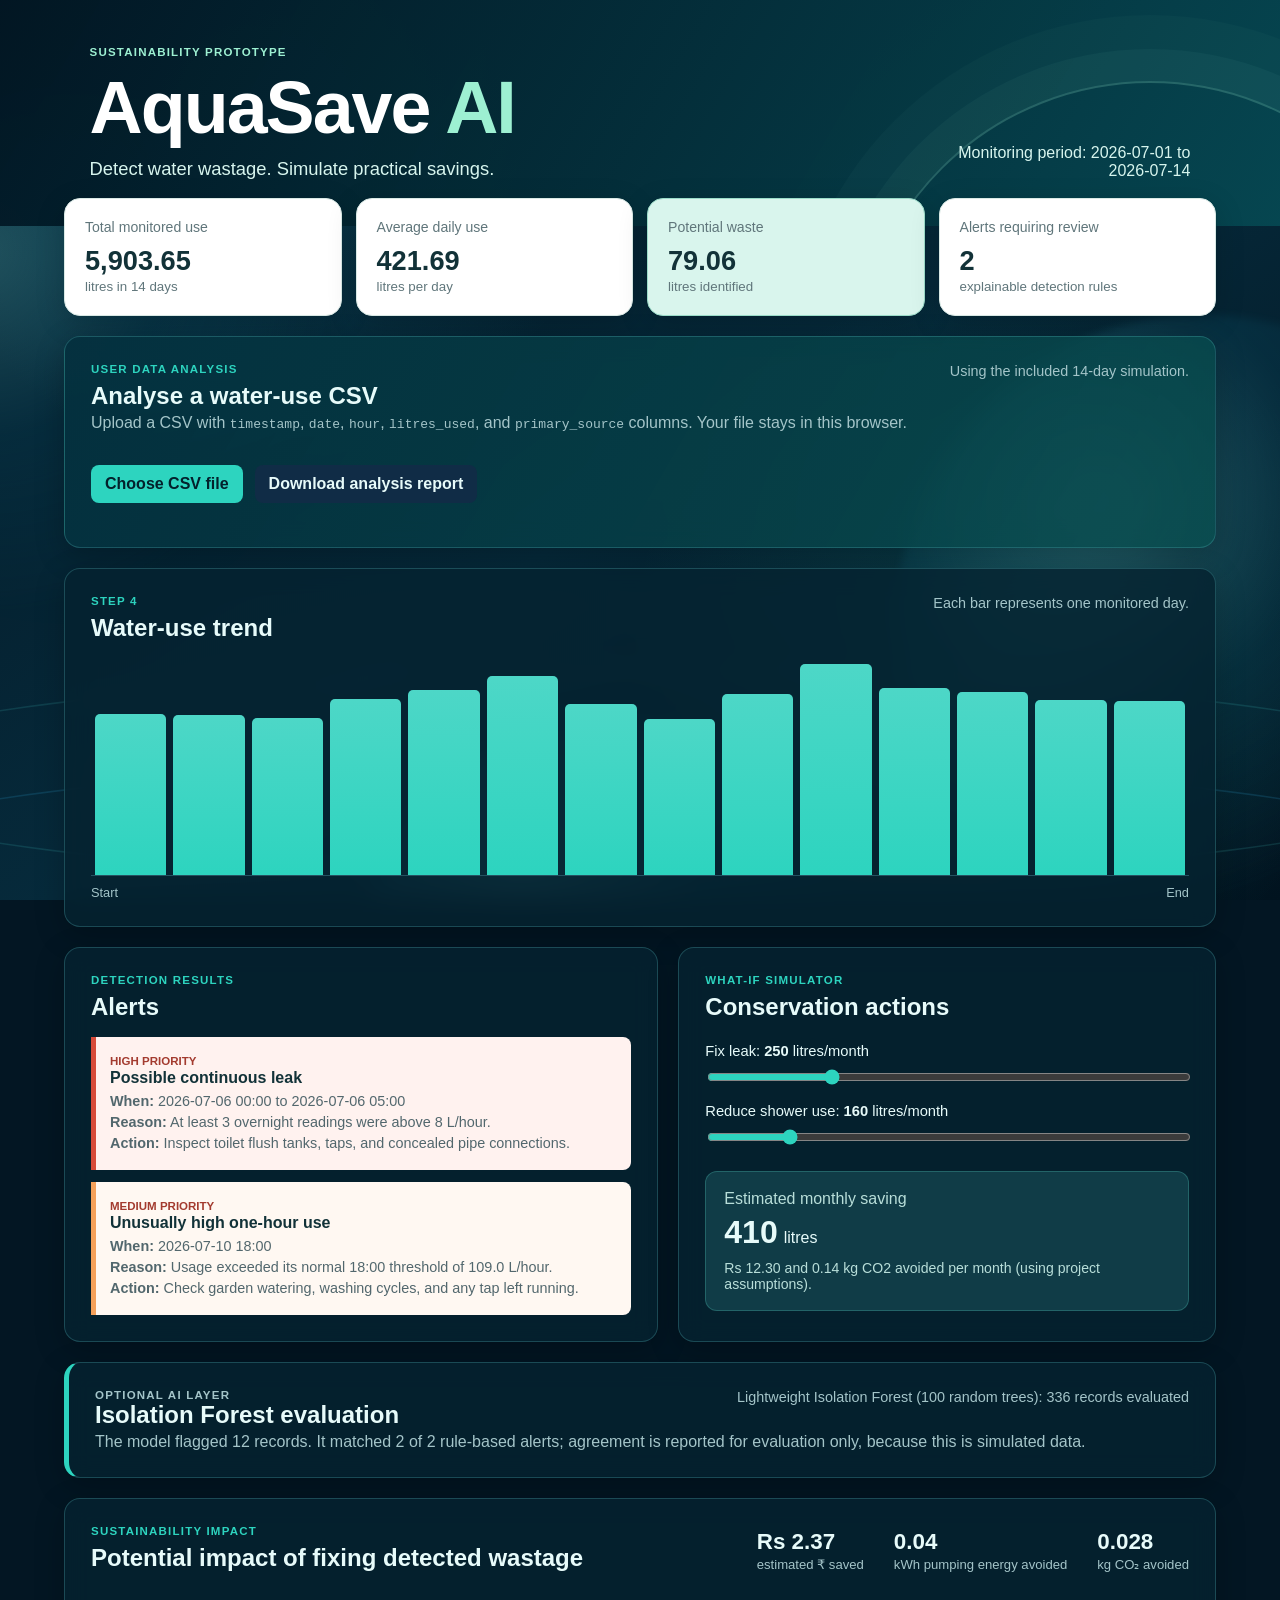
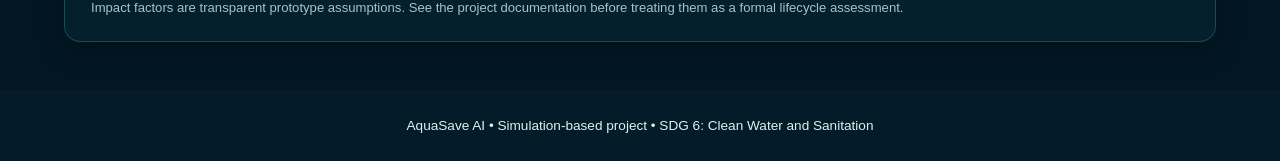
<file: index.html>
<!doctype html>
<html lang="en">
  <head>
    <meta charset="utf-8" />
    <meta name="viewport" content="width=device-width, initial-scale=1" />
    <!-- <link rel="icon" href="https://cdn.pixabay.com/photo/2024/08/14/16/04/ai-generated-8968977_1280.jpg">  -->
     <link rel="icon" href="https://img.freepik.com/premium-psd/single-water-drop-black_68880-213054.jpg">
    <!--Favicon: to display title icon in the title of the webpage-->
    <title>AquaSave AI | Water Wastage Detector</title>
    <meta name="description" content="A lightweight water-wastage detection and conservation simulator." />
    <link rel="stylesheet" href="styles.css" />
  </head>
  <body>
    <div class="water-background" aria-hidden="true">
      <span class="water-orb orb-one"></span>
      <span class="water-orb orb-two"></span>
      <span class="water-orb orb-three"></span>
      <span class="wave wave-one"></span>
      <span class="wave wave-two"></span>
      <span class="ripple-ring ring-one"></span>
      <span class="ripple-ring ring-two"></span>
      <span class="ripple-ring ring-three"></span>
    </div>
    <header class="hero">
      <div>
        <p class="eyebrow">SUSTAINABILITY PROTOTYPE</p>
        <h1>AquaSave <span>AI</span></h1>
        <p class="tagline">Detect water wastage. Simulate practical savings.</p>
      </div>
      <p class="monitoring" id="monitoring-period"></p>
    </header>

    <main>
      <section class="metrics" aria-label="Monitoring summary">
        <article><p>Total monitored use</p><strong id="total-use">—</strong><small>litres in 14 days</small></article>
        <article><p>Average daily use</p><strong id="daily-use">—</strong><small>litres per day</small></article>
        <article class="highlight"><p>Potential waste</p><strong id="potential-waste">—</strong><small>litres identified</small></article>
        <article><p>Alerts requiring review</p><strong id="alert-count">—</strong><small>explainable detection rules</small></article>
      </section>

      <section class="panel upload-panel">
        <div class="section-heading"><div><p class="eyebrow">USER DATA ANALYSIS</p><h2>Analyse a water-use CSV</h2></div><p id="upload-status">Using the included 14-day simulation.</p></div>
        <p class="upload-help">Upload a CSV with <code>timestamp</code>, <code>date</code>, <code>hour</code>, <code>litres_used</code>, and <code>primary_source</code> columns. Your file stays in this browser.</p>
        <div class="upload-actions"><label class="file-label" for="csv-upload">Choose CSV file</label><input id="csv-upload" type="file" accept=".csv,text/csv" /><button id="download-report" type="button">Download analysis report</button></div>
      </section>

      <section class="panel">
        <div class="section-heading"><div><p class="eyebrow">STEP 4</p><h2>Water-use trend</h2></div><p>Each bar represents one monitored day.</p></div>
        <div class="bar-chart" id="daily-chart" aria-label="Daily water-use chart"></div>
        <div class="chart-axis"><span>Start</span><span>End</span></div>
      </section>

      <section class="two-columns">
        <article class="panel">
          <div class="section-heading"><div><p class="eyebrow">DETECTION RESULTS</p><h2>Alerts</h2></div></div>
          <div id="alerts"></div>
        </article>
        <article class="panel simulator">
          <div class="section-heading"><div><p class="eyebrow">WHAT-IF SIMULATOR</p><h2>Conservation actions</h2></div></div>
          <label>Fix leak: <strong id="leak-value">0</strong> litres/month
            <input id="leak-slider" type="range" min="0" max="1000" value="250" step="10" />
          </label>
          <label>Reduce shower use: <strong id="shower-value">0</strong> litres/month
            <input id="shower-slider" type="range" min="0" max="1000" value="160" step="10" />
          </label>
          <div class="simulation-result">
            <p>Estimated monthly saving</p><strong id="simulation-litres">—</strong><span>litres</span>
            <p id="simulation-impact"></p>
          </div>
        </article>
      </section>

      <section class="panel ai-panel" id="ai-panel">
        <div class="section-heading"><div><p class="eyebrow">OPTIONAL AI LAYER</p><h2>Isolation Forest evaluation</h2></div><p id="ai-status">Loading model comparison...</p></div>
        <p id="ai-summary"></p>
      </section>

      <section class="panel impact">
        <div><p class="eyebrow">SUSTAINABILITY IMPACT</p><h2>Potential impact of fixing detected wastage</h2></div>
        <div class="impact-grid"><p><strong id="cost-impact">—</strong><span>estimated ₹ saved</span></p><p><strong id="energy-impact">—</strong><span>kWh pumping energy avoided</span></p><p><strong id="co2-impact">—</strong><span>kg CO₂ avoided</span></p></div>
        <small>Impact factors are transparent prototype assumptions. See the project documentation before treating them as a formal lifecycle assessment.</small>
      </section>
    </main>
    <footer>AquaSave AI • Simulation-based project • SDG 6: Clean Water and Sanitation</footer>
    <script src="dashboard_data.js"></script>
    <script src="ai_analysis_data.js"></script>
    <script src="app.js"></script>
  </body>
</html>
</file>
<file: styles.css>
:root { --ink:#e7fbfa; --muted:#a4c5c9; --aqua:#2dd4bf; --navy:#041b2a; --mint:#123f4a; --paper:#031623; --line:#255261; --orange:#f5a15a; }
* { box-sizing:border-box; }
body { margin:0; color:var(--ink); font-family:Arial, sans-serif; background:#031623; overflow-x:hidden; }
.water-background { position:fixed; inset:0; z-index:-1; overflow:hidden; pointer-events:none; background:radial-gradient(circle at 20% 12%,rgba(31,154,183,.26),transparent 28%),radial-gradient(circle at 78% 72%,rgba(45,212,191,.15),transparent 31%),linear-gradient(145deg,#031623 0%,#062a3b 52%,#02131f 100%); }
.water-orb { position:absolute; display:block; width:42vw; aspect-ratio:1; border-radius:50%; filter:blur(4px); opacity:.38; background:radial-gradient(circle at 34% 30%,rgba(123,241,243,.62),rgba(20,146,178,.28) 36%,rgba(13,148,136,.01) 70%); animation:drift 18s ease-in-out infinite alternate; }
.orb-one { left:-16vw; top:10vh; }.orb-two { right:-18vw; top:35vh; width:48vw; animation-duration:23s; animation-delay:-7s; }.orb-three { left:28vw; bottom:-24vw; width:38vw; animation-duration:20s; animation-delay:-12s; }
.wave { position:absolute; left:-15%; width:130%; height:210px; border-radius:50%; border:2px solid rgba(80,235,226,.18); opacity:.7; animation:wave-drift 16s linear infinite; }.wave-one { bottom:2vh; }.wave-two { bottom:-70px; border-color:rgba(56,189,248,.22); animation-duration:22s; animation-direction:reverse; }
@keyframes drift { from { transform:translate3d(-2%,0,0) scale(.94); } to { transform:translate3d(5%,-5%,0) scale(1.09); } }
@keyframes wave-drift { from { transform:translateX(-4%) rotate(-2deg); } 50% { transform:translateX(3%) rotate(2deg); } to { transform:translateX(-4%) rotate(-2deg); } }
.ripple-ring { position:absolute; width:34px; height:34px; border:2px solid rgba(104,240,235,.52); border-radius:50%; opacity:0; animation:open-ripple 9s ease-out infinite; }.ring-one { left:18%; top:24%; }.ring-two { right:22%; top:56%; animation-delay:-3s; border-color:rgba(88,194,255,.45); }.ring-three { left:54%; top:76%; animation-delay:-6s; border-color:rgba(45,212,191,.38); }
@keyframes open-ripple { 0% { transform:scale(.2); opacity:0; } 9% { opacity:.75; } 64% { opacity:.13; } 100% { transform:scale(20); opacity:0; } }
.click-ripple { position:fixed; width:18px; height:18px; margin:-9px 0 0 -9px; border:2px solid rgba(13,148,136,.55); border-radius:50%; pointer-events:none; z-index:20; animation:click-ripple 1.1s ease-out forwards; }
@keyframes click-ripple { from { transform:scale(.2); opacity:.8; } to { transform:scale(14); opacity:0; } }
@media (prefers-reduced-motion:reduce) { .water-orb,.wave { animation:none; } }
.hero { min-height:210px; padding:46px max(7vw,24px); display:flex; justify-content:space-between; gap:24px; align-items:flex-end; color:white; background:linear-gradient(120deg,rgba(2,22,35,.97),rgba(6,72,82,.94)); position:relative; overflow:hidden; }
.hero::after { content:""; position:absolute; width:46vw; height:46vw; right:-13vw; bottom:-35vw; border:2px solid rgba(157,240,210,.22); border-radius:50%; box-shadow:0 0 0 32px rgba(157,240,210,.04),0 0 0 66px rgba(157,240,210,.025); animation:hero-ripple 7s ease-in-out infinite; }.hero > * { position:relative; z-index:1; } @keyframes hero-ripple { 50% { transform:scale(1.09); opacity:.7; } }
h1,h2,p { margin-top:0; } h1 { margin-bottom:8px; font-size:clamp(2.4rem,6vw,4.6rem); letter-spacing:-2px; } h1 span { color:#9df0d2; } h2 { margin-bottom:4px; } .tagline { margin:0; font-size:1.15rem; color:#d7f5ee; }.monitoring { max-width:250px; margin:0; color:#d7f5ee; text-align:right; }.eyebrow { margin-bottom:7px; color:var(--aqua); font-size:.72rem; font-weight:bold; letter-spacing:1.2px; }.hero .eyebrow { color:#9df0d2; }
main { max-width:1200px; margin:0 auto; padding:34px 24px 48px; }.metrics { display:grid; grid-template-columns:repeat(4,1fr); gap:14px; margin-top:-62px; }.metrics article,.panel { background:rgba(5,35,48,.82); backdrop-filter:blur(12px); border:1px solid rgba(86,185,191,.28); border-radius:16px; box-shadow:0 8px 30px rgba(0,0,0,.22); }.metrics article { padding:20px; }.metrics p { margin-bottom:10px; color:var(--muted); font-size:.88rem; }.metrics strong { display:block; font-size:1.7rem; }.metrics small { color:var(--muted); }.metrics .highlight { background:rgba(12,73,79,.87); border-color:rgba(87,218,196,.5); }
.metrics article { background:white; border-color:#d9e9e5; box-shadow:0 8px 30px rgba(0,0,0,.16); }.metrics p,.metrics small { color:#60767b; }.metrics strong { color:#123238; }.metrics .highlight { background:#d9f5ed; border-color:#9bdcc9; }
.panel { padding:26px; margin-top:20px; }.section-heading { display:flex; justify-content:space-between; gap:16px; align-items:start; }.section-heading > p { color:var(--muted); font-size:.9rem; }.bar-chart { height:230px; display:flex; align-items:end; gap:7px; padding:18px 4px 0; border-bottom:1px solid var(--line); }.bar { flex:1; min-width:10px; background:linear-gradient(#4dd7c7,var(--aqua)); border-radius:5px 5px 0 0; position:relative; }.bar:hover::after { content:attr(data-label); position:absolute; bottom:100%; left:50%; transform:translateX(-50%); white-space:nowrap; background:var(--ink); color:#02131f; font-size:.72rem; padding:6px; border-radius:4px; }.chart-axis { display:flex; justify-content:space-between; color:var(--muted); font-size:.8rem; margin-top:9px; }.two-columns { display:grid; grid-template-columns:1.05fr .95fr; gap:20px; }.two-columns .panel { min-width:0; }
.upload-panel { background:linear-gradient(120deg,rgba(4,48,62,.9),rgba(8,78,79,.78)); }.upload-help { color:var(--muted); margin-bottom:15px; }.upload-actions { display:flex; gap:12px; align-items:center; flex-wrap:wrap; }.upload-actions input { position:absolute; width:1px; height:1px; overflow:hidden; clip:rect(1px,1px,1px,1px); }.file-label, .upload-actions button { border:0; border-radius:8px; padding:10px 14px; font:inherit; font-weight:bold; cursor:pointer; background:var(--aqua); color:#03212c; }.upload-actions button { background:#102c46; color:#e7fbfa; }.ai-panel { border-left:5px solid var(--aqua); }.ai-panel p { color:var(--muted); margin-bottom:0; }
.alert { border-left:5px solid var(--orange); padding:14px; margin-top:12px; background:#fff8f2; border-radius:0 8px 8px 0; color:#123238; }.alert.high { border-color:#d64b3a; background:#fff2ef; }.alert h3 { margin:0 0 6px; font-size:1rem; color:#123238; }.alert p { margin:5px 0; color:#52676d; font-size:.9rem; }.alert .badge { color:#a33b2f; font-size:.72rem; font-weight:bold; text-transform:uppercase; }
label { display:block; margin:18px 0; font-size:.92rem; } input { display:block; width:100%; margin-top:10px; accent-color:var(--aqua); }.simulation-result { background:rgba(18,63,74,.92); border:1px solid rgba(84,205,190,.28); border-radius:12px; padding:18px; margin-top:26px; }.simulation-result p { margin-bottom:6px; color:#b8ded9; }.simulation-result strong { font-size:2rem; }.simulation-result span { margin-left:6px; }.simulation-result #simulation-impact { margin:9px 0 0; font-size:.88rem; }
.impact { display:flex; justify-content:space-between; gap:24px; align-items:center; flex-wrap:wrap; }.impact-grid { display:flex; gap:30px; }.impact-grid p { margin:0; }.impact-grid strong { display:block; font-size:1.4rem; }.impact-grid span,.impact small { color:var(--muted); font-size:.82rem; } footer { padding:28px; text-align:center; color:#d7f5ee; background:var(--navy); font-size:.85rem; }
@media (max-width:760px) { .hero { align-items:start; flex-direction:column; }.monitoring { text-align:left; }.metrics { grid-template-columns:repeat(2,1fr); margin-top:-30px; }.two-columns { grid-template-columns:1fr; }.impact-grid { width:100%; justify-content:space-between; gap:12px; }.impact-grid strong { font-size:1.1rem; } }
</file>
